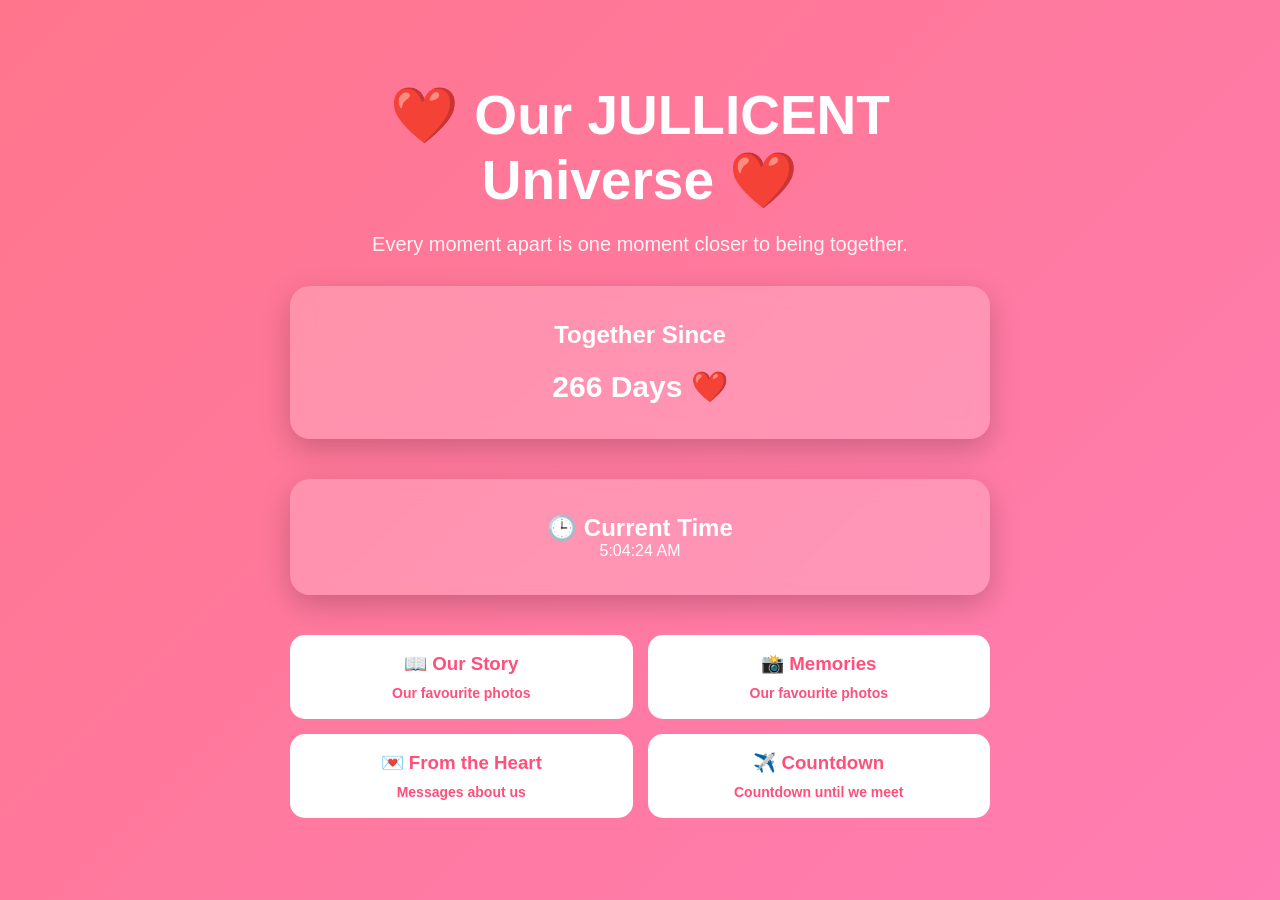
<file: index.html>
<!DOCTYPE html>
<html lang="en">

<head>
    <meta charset="UTF-8">
    <meta name="viewport" content="width=device-width, initial-scale=1.0">
    <title>Our Universe ❤️</title>

    <link rel="stylesheet" href="style.css">
</head>

<body>
    
    <div class="hearts">
        <span>❤️</span>
        <span>💕</span>
        <span>💖</span>
        <span>💗</span>
        <span>💝</span>
        <span>❤️</span>
        <span>💞</span>
        <span>💕</span>
    </div>

    <div class="container">

        <h1>❤️ Our JULLICENT Universe ❤️</h1>

        <p class="subtitle">
            Every moment apart is one moment closer to being together.
        </p>

        <div class="card">

            <h2>Together Since</h2>

            <p id="days">Loading...</p>

        </div>

        <div class="card">

    <h2>🕒 Current Time</h2>

    <p id="clock"></p>

</div>

        <div class="buttons">

            <a href="story.html">
                <h3>📖 Our Story</h3>
                    <p>Our favourite photos</p>
                </a>

            <a href="gallery.html">
                <h3>📸 Memories</h3>
                <p>Our favourite photos</p>
            </a>

            <a href="messages.html">
                <h3>💌 From the Heart</h3>
                <p>Messages about us</p>
            </a>

            <a href="countdown.html">
                <h3>✈️ Countdown</h3>
                <p>Countdown until we meet</p>
            </a>

        </div>

    </div>

    <script src="script.js"></script>

</body>
</html>
</file>
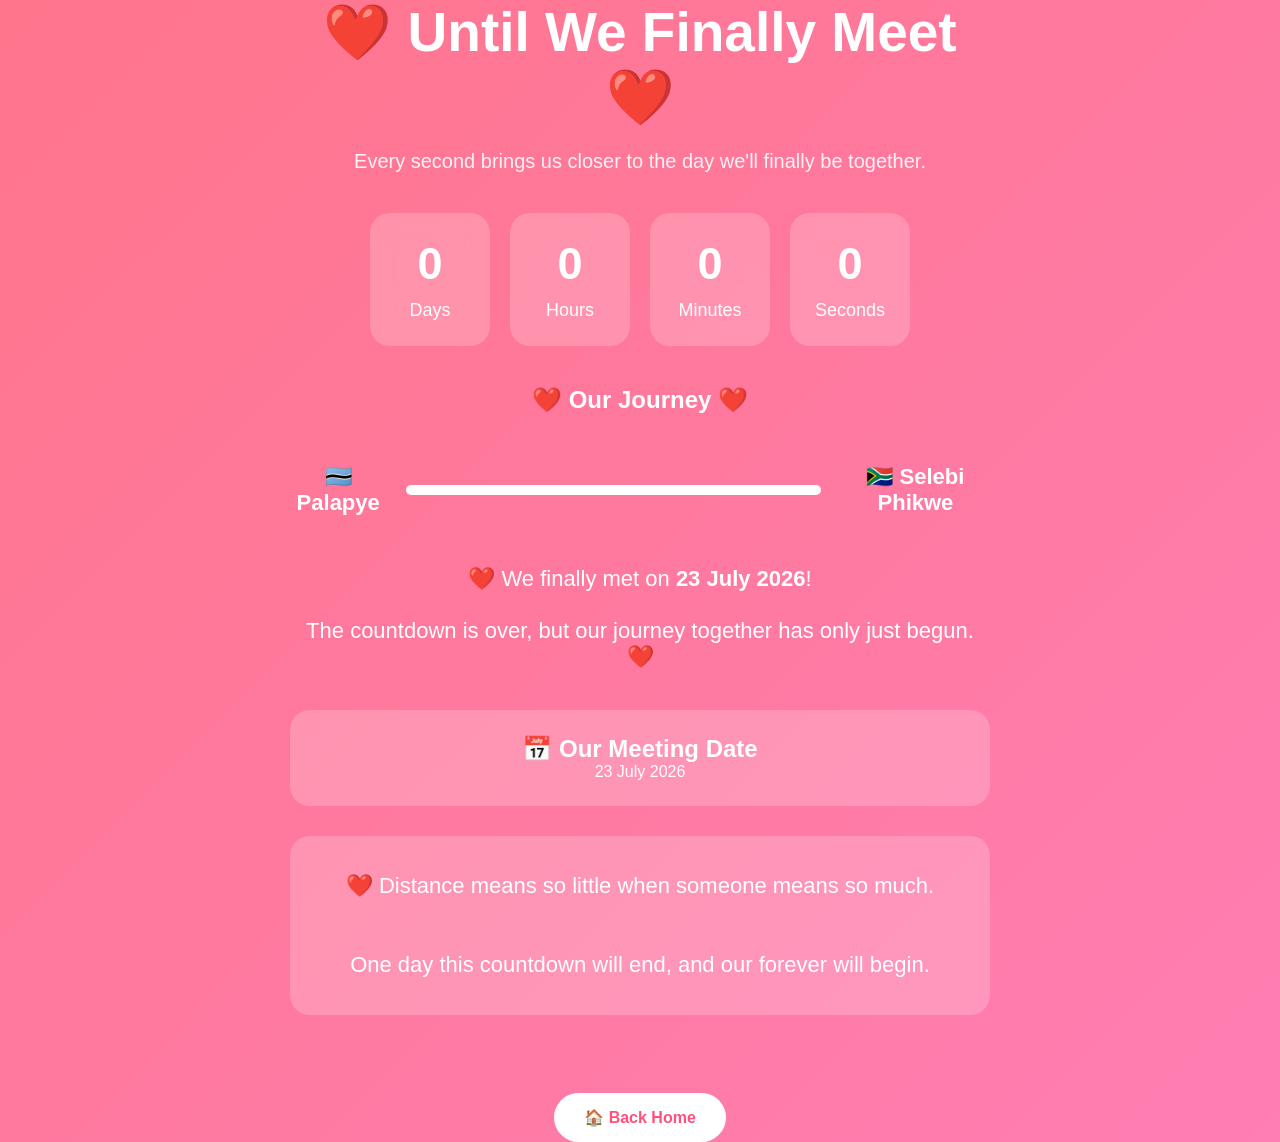
<file: countdown.html>
<!DOCTYPE html>
<html lang="en">
<head>

    <meta charset="UTF-8">

    <meta name="viewport" content="width=device-width, initial-scale=1.0">

    <title>Our Journey ❤️</title>

    <link rel="stylesheet" href="style.css">

</head>

<body>

<div class="container">

    <h1>❤️ Until We Finally Meet ❤️</h1>

    <p class="subtitle">
        Every second brings us closer to the day we'll finally be together.
    </p>

    <!-- Countdown Timer -->

    <div class="countdown-card">

        <div class="time-box">

            <h2 id="daysLeft">0</h2>

            <p>Days</p>

        </div>

        <div class="time-box">

            <h2 id="hoursLeft">0</h2>

            <p>Hours</p>

        </div>

        <div class="time-box">

            <h2 id="minutesLeft">0</h2>

            <p>Minutes</p>

        </div>

        <div class="time-box">

            <h2 id="secondsLeft">0</h2>

            <p>Seconds</p>

        </div>

    </div>

    <!-- Journey Section -->

    <h2>❤️ Our Journey ❤️</h2>

    <div class="journey">

        <span class="town">🇧🇼 Palapye</span>

        <div class="road">

            <div class="heart" id="heart">
                ❤️
            </div>

        </div>

        <span class="town">🇿🇦 Selebi Phikwe</span>

    </div>

    <p id="progressText">
        Every day brings us closer ❤️
    </p>

    <!-- Meeting Date -->

    <div class="meeting-date">

        <h2>📅 Our Meeting Date</h2>

        <p>23 July 2026</p>

    </div>

    <!-- Promise -->

    <div class="promise">

        ❤️ Distance means so little when someone means so much.

        <br><br>

        One day this countdown will end, and our forever will begin.

    </div>

    <br>

    <a href="index.html" class="back-btn">

        🏠 Back Home

    </a>

</div>

<script src="script.js"></script>

</body>
</html>
</file>
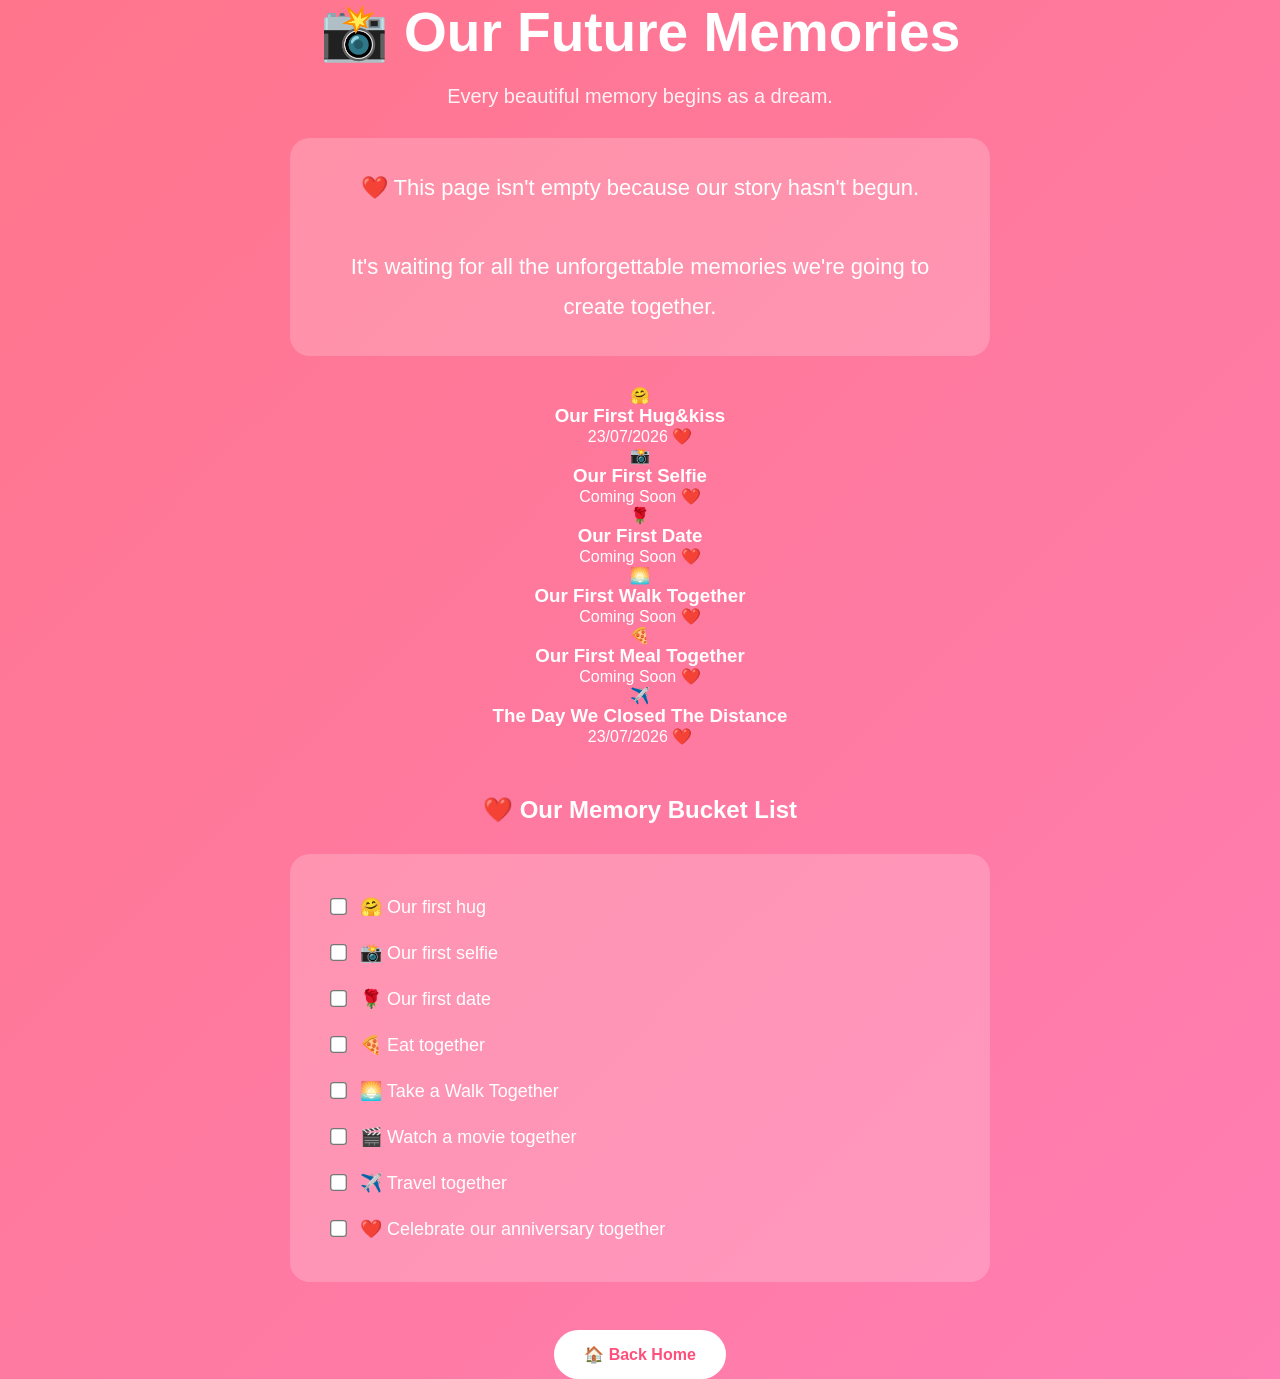
<file: gallery.html>
<!DOCTYPE html>
<html lang="en">

<head>

    <meta charset="UTF-8">

    <meta name="viewport" content="width=device-width, initial-scale=1.0">

    <title>Our Future Memories ❤️</title>

    <link rel="stylesheet" href="style.css">

</head>

<body>

<div class="container">

    <h1>📸 Our Future Memories</h1>

    <p class="subtitle">
        Every beautiful memory begins as a dream.
    </p>

    <div class="promise">

        ❤️ This page isn't empty because our story hasn't begun.

        <br><br>

        It's waiting for all the unforgettable memories we're going to create together.

    </div>

    <div class="gallery">

        <div class="memory-card">

            <div class="placeholder">🤗</div>

            <h3>Our First Hug&kiss</h3>

            <p>23/07/2026 ❤️</p>

        </div>

        <div class="memory-card">

            <div class="placeholder">📸</div>

            <h3>Our First Selfie</h3>

            <p>Coming Soon ❤️</p>

        </div>

        <div class="memory-card">

            <div class="placeholder">🌹</div>

            <h3>Our First Date</h3>

            <p>Coming Soon ❤️</p>

        </div>

        <div class="memory-card">

            <div class="placeholder">🌅</div>

            <h3>Our First Walk Together</h3>

            <p>Coming Soon ❤️</p>

        </div>

        <div class="memory-card">

            <div class="placeholder">🍕</div>

            <h3>Our First Meal Together</h3>

            <p>Coming Soon ❤️</p>

        </div>

        <div class="memory-card">

            <div class="placeholder">✈️</div>

            <h3>The Day We Closed The Distance</h3>

            <p>23/07/2026 ❤️</p>

        </div>


<h2 style="margin-top:50px;">
    ❤️ Our Memory Bucket List
</h2>

<div class="bucket-list">

<label><input type="checkbox"> 🤗 Our first hug</label>

<label><input type="checkbox"> 📸 Our first selfie</label>

<label><input type="checkbox"> 🌹 Our first date</label>

<label><input type="checkbox"> 🍕 Eat together</label>

<label><input type="checkbox"> 🌅 Take a Walk Together</label>

<label><input type="checkbox"> 🎬 Watch a movie together</label>

<label><input type="checkbox"> ✈️ Travel together</label>

<label><input type="checkbox"> ❤️ Celebrate our anniversary together</label>

</div>

    </div>



    <br>

    <a href="index.html" class="back-btn">

        🏠 Back Home

    </a>

</div>

</body>

</html>
</file>
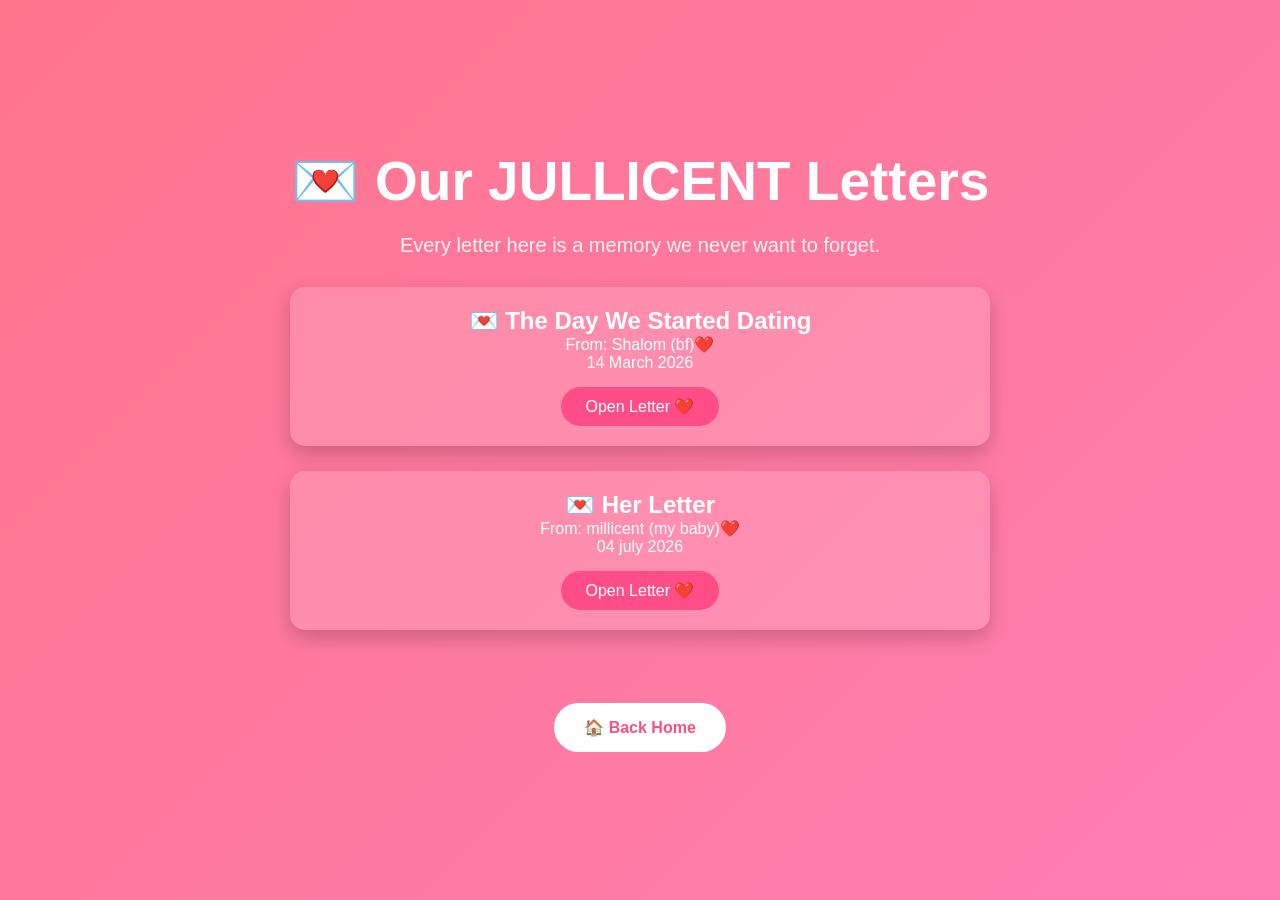
<file: messages.html>
<!DOCTYPE html>
<html lang="en">

<head>

<meta charset="UTF-8">

<meta name="viewport" content="width=device-width, initial-scale=1.0">

<title>Our Letters ❤️</title>

<link rel="stylesheet" href="style.css">

</head>

<body>

<div class="container">

<h1>💌 Our JULLICENT Letters</h1>

<p class="subtitle">

Every letter here is a memory we never want to forget.

</p>

<!-- Letter 1 -->

<div class="letter">

<div class="letter-header">

<h2>💌 The Day We Started Dating</h2>

<p>From: Shalom (bf)❤️</p>

<p>14 March 2026</p>

<button onclick="toggleLetter('letter1')">

Open Letter ❤️

</button>

</div>

<div id="letter1" class="letter-content">

<p>

❤️ I honestly don't even know how to explain what you mean to me because words never feel like enough.

You always tell me how loved I make you feel, but I need you to know that you make me feel loved too. . Every time I see your name pop up on my phone, my mood changes instantly. I catch myself smiling before I even open your message.

I love that we pray for each other (you do pray for me and relationship right?), laugh and  be goofy one when i send my videos and when you send you voicenotes. You're my safe place and i hope im your safe space to ?.

When you said your heart skips a beat when I call... that made me feel good that you feel that way. 😭❤️ Sometimes I randomly think about you during the day and just smile. I'm genuinely proud to call you my girlfriend, and I'll never get tired of showing you off because you're my significant other.

Thank you for trusting me with your heart. I promise to keep praying for you, supporting you, reassuring you, and choosing you every single day.

And about those glitter flowers... don't joke too much because one day you might actually get them. 😭🌸❤️

I love you so much, beautiful. More than words could ever explain. ❤️

</p>

</div>

</div>

<!-- Letter 2 -->

<div class="letter">

<div class="letter-header">

<h2>💌 Her Letter</h2>

<p>From: millicent (my baby)❤️</p>

<p>04 july 2026</p>

<button onclick="toggleLetter('letter2')">

Open Letter ❤️

</button>

</div>

<div id="letter2" class="letter-content">

<p>

Idk mahn

Yk remember I told you you remind me of nobody I've dated? You pray for me e maple e bile you're a believer (one common thing I've had with you only), you make me feel SOOOO loved, posting me yes😹 I think you're proud of me as well, you're glad to have me as your partner. I've never had anyone talk to me about God ever, niggas were lustful af. I love the reassurance part as well, every chance you get you reassure me, tell me how much you love me😭❤️. You're a great listener as well(am I lying? 😭), like you said people think you're nonchalant (the time I saw you first time Bella said the same thing😭) but you're great clingy and goofy as well? 😭 ❤️ Fasho I love me a freaky you but you also love me TRULY(my first experience I'd say) bc yk, I've always felt people wanned me for the way I'm built and all but you haven't seen me irl but you still do every lovey dovey thing 😹❤️ feel me? Which is why i always say what's special about you is that you don't remind me of anyone daddy❤️. Gape, everytime you call unexpectedly I'm sometimes hesitant to answer your call bc im a bit shy ig? 😭 Gape ik it might sound cliche but my heart does skip a beat when you call😭❤️ 


Should be enough for today? 😭 😭 😭


Also, get me glitter flowers 😞❤️ (jk😭, taga o re I'm materialistic and shii). But honestly, I love you so much ❤️

</p>

</div>

</div>

<br>

<a class="back-btn" href="index.html">

🏠 Back Home

</a>

</div>

<script src="script.js"></script>

</body>

</html>
</file>
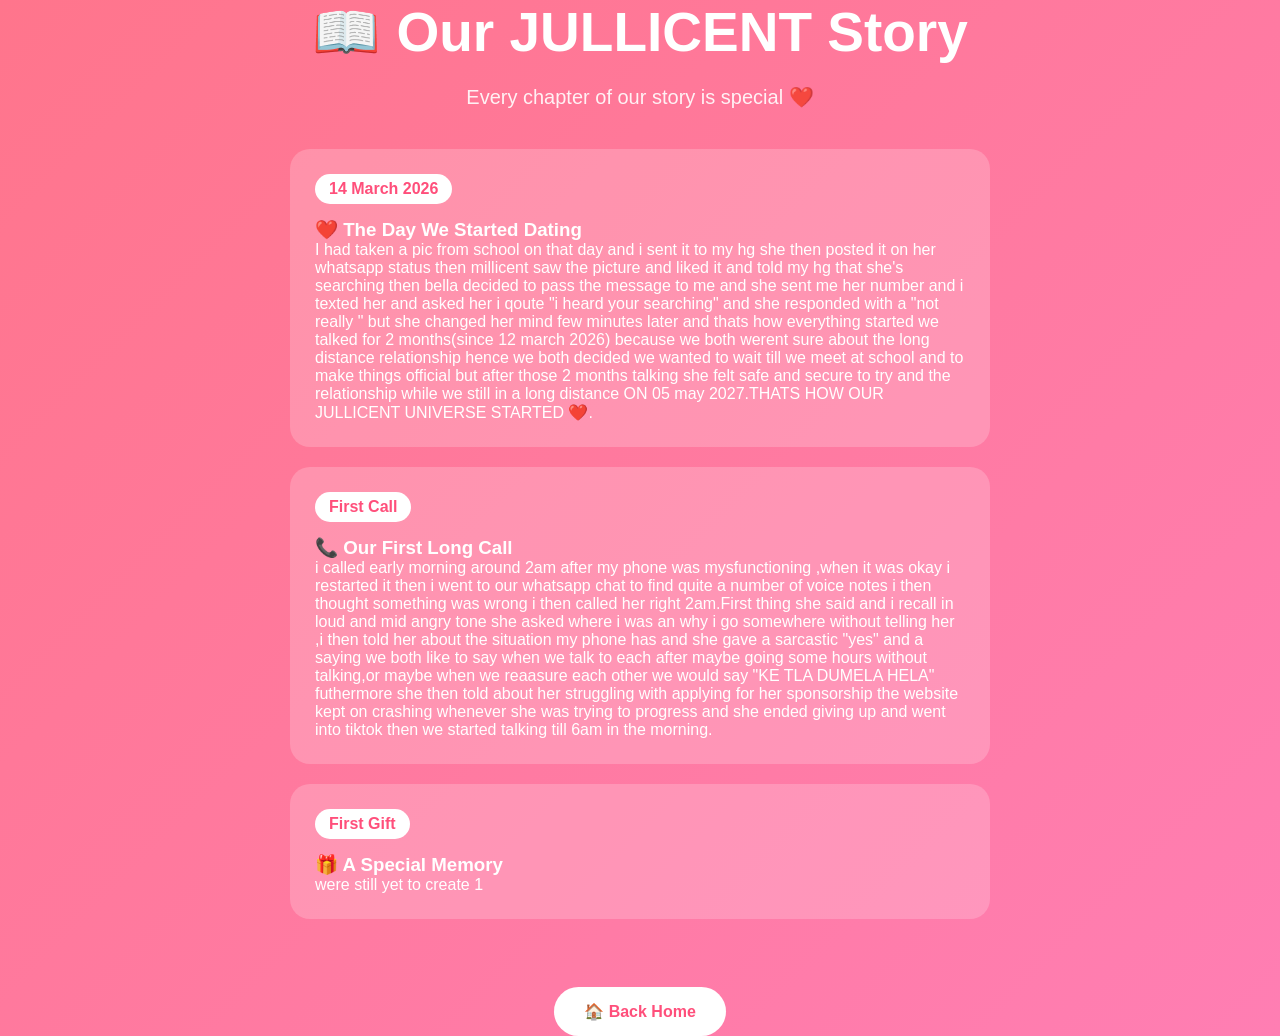
<file: story.html>
<!DOCTYPE html>
<html lang="en">

<head>

    <meta charset="UTF-8">

    <meta name="viewport" content="width=device-width, initial-scale=1.0">

    <title>Our Story ❤️</title>

    <link rel="stylesheet" href="style.css">

</head>

<body>

<div class="container">

    <h1>📖 Our JULLICENT Story</h1>

    <p class="subtitle">
        Every chapter of our story is special ❤️
    </p>

    <div class="timeline">

        <div class="event">
            <div class="date">14 March 2026</div>
            <h3>❤️ The Day We Started Dating</h3>
            <p>
                I had taken a pic from school on that day and i sent it to my hg she then posted it on her whatsapp status then millicent saw the picture and liked it and told my hg that she's searching then bella decided to pass the message to me and she sent me her number and i texted her and asked her i qoute "i heard your searching" and she responded with a "not really " but she changed her mind few minutes later and thats how everything started we talked for 2 months(since 12 march 2026) because we both werent sure about the long distance relationship hence we both decided we wanted to wait till we meet at school and to make things official but after those 2 months talking she felt safe and secure to try and the relationship while we still in a long distance ON 05 may 2027.THATS HOW OUR JULLICENT UNIVERSE STARTED ❤️.
            </p>
        </div>

        <div class="event">
            <div class="date">First Call</div>
            <h3>📞 Our First Long Call</h3>
            <p>
                i called early morning around 2am after my phone was mysfunctioning ,when it was okay i restarted it then i went to our whatsapp chat to find quite a number of voice notes i then thought something was wrong i then called her right 2am.First thing she said and i recall in loud and mid angry tone she asked where i was an why i go somewhere without telling her ,i then told her about the situation my phone has and she gave a sarcastic "yes" and a saying we both like to say when we talk to each after maybe going some hours without talking,or maybe when we reaasure each other we would say "KE TLA DUMELA HELA" futhermore she then told about her struggling with applying for her sponsorship the website kept on crashing whenever she was trying to progress and she ended giving up and went into tiktok then we started talking till 6am in the morning.
            </p>
        </div>

        <div class="event">
            <div class="date">First Gift</div>
            <h3>🎁 A Special Memory</h3>
            <p>
                were still yet to create 1
            </p>
        </div>

    </div>

    <br>

    <a class="back-btn" href="index.html">
        🏠 Back Home
    </a>

</div>

</body>

</html>
</file>
<file: style.css>
*{
    margin:0;
    padding:0;
    box-sizing:border-box;
}

body{

    font-family:Arial,sans-serif;

    min-height:100vh;

    display:flex;
    justify-content:center;
    align-items:center;

    background:linear-gradient(135deg,#ff758c,#ff7eb3);

    color:white;

}

.container{

    width:90%;
    max-width:700px;

    text-align:center;
    position: relative;
    z-index: 2;

}

h1{

    font-size:55px;
    margin-bottom:20px;

}

.subtitle{

    font-size:20px;
    margin-bottom:40px;

}

.card{

    background:rgba(255,255,255,.2);

    backdrop-filter:blur(10px);

    border-radius:20px;

    padding:35px;

    margin-bottom:40px;

    box-shadow:0 10px 30px rgba(0,0,0,.2);

}

#days{

    font-size:30px;

    margin-top:20px;

    font-weight:bold;

}

.buttons{

    display:grid;

    grid-template-columns:repeat(2,1fr);

    gap:15px;

}

.buttons a{

    text-decoration:none;

    color:white;

    background:white;

    color:#ff4f7b;

    padding:18px;

    border-radius:15px;

    font-weight:bold;

    transition:.3s;

}

.buttons a:hover{

    transform:translateY(-5px);

}

.button a{
    text-decoration: none;
    background: rgba(255,255,255,0.25);
    color: rgb(255, 254, 254);
    padding: 20px;
    border-radius: 20px;
    transition: 0.3s;
    backdrop-filter: blur(10px);
}

.buttons a:hover{
    transform: translateY(-8px);
    background: rgba(255,255,255,0.4);
}

.buttons h3{
    margin-bottom:10px;
}

.buttons p{
    font-size:14px;
}

/* Floating Hearts */

.hearts{
    position: fixed;
    inset: 0;
    pointer-events: none;
    overflow: hidden;
}

.hearts span{
    position: absolute;
    bottom: -50px;
    font-size: 30px;
    animation: floatUp 12s linear infinite;
    opacity: 0.8;
}

/* Different positions and speeds */

.hearts span:nth-child(1){
    left:5%;
    animation-duration:12s;
}

.hearts span:nth-child(2){
    left:18%;
    animation-duration:9s;
}

.hearts span:nth-child(3){
    left:33%;
    animation-duration:14s;
}

.hearts span:nth-child(4){
    left:48%;
    animation-duration:10s;
}

.hearts span:nth-child(5){
    left:63%;
    animation-duration:13s;
}

.hearts span:nth-child(6){
    left:77%;
    animation-duration:11s;
}

.hearts span:nth-child(7){
    left:90%;
    animation-duration:15s;
}

.hearts span:nth-child(8){
    left:55%;
    animation-duration:8s;
}

@keyframes floatUp{

    0%{
        transform:translateY(0) scale(.8);
        opacity:0;
    }

    15%{
        opacity:1;
    }

    100%{
        transform:translateY(-110vh) scale(1.3);
        opacity:0;
    }

}

.chat-box{

    height:400px;

    overflow-y:auto;

    background:rgba(255,255,255,.15);

    border-radius:20px;

    padding:20px;

    margin-bottom:20px;

}

.message{

    padding:12px;

    border-radius:15px;

    margin:10px 0;

    max-width:70%;

}

.you{

    background:#ffffff;

    color:#ff4f7b;

    margin-left:auto;

}

.her{

    background:#ff4f7b;

    color:white;

}

.send-area{

    display:flex;

    gap:10px;

}

.send-area input{

    flex:1;

    padding:15px;

    border:none;

    border-radius:30px;

    font-size:16px;

}

.message p{
    margin:0;
    font-size:16px;
}

.message small{
    display:block;
    margin-top:8px;
    font-size:11px;
    opacity:0.7;
}

/* Story Timeline */

.timeline{

    margin-top:40px;

}

.event{

    background:rgba(255,255,255,.2);

    padding:25px;

    border-radius:20px;

    margin-bottom:20px;

    text-align:left;

    transition:.3s;

}

.event:hover{

    transform:translateY(-5px);

}

.date{

    display:inline-block;

    background:white;

    color:#ff4f7b;

    padding:6px 14px;

    border-radius:20px;

    font-weight:bold;

    margin-bottom:15px;

}

.back-btn{

    text-decoration:none;

    background:white;

    color:#ff4f7b;

    padding:15px 25px;

    border-radius:30px;

    font-weight:bold;

}

.back-btn:hover{

    opacity:.9;

}

/* LETTERS */

.letter{

    background:rgba(255,255,255,.2);

    border-radius:20px;

    padding:25px;

    margin-bottom:25px;

}

.letter-header{

    text-align:center;

}

.letter-content{

    display:none;

    margin-top:25px;

    background:white;

    color:#444;

    padding:25px;

    border-radius:15px;

    line-height:1.8;

    text-align:left;

}

.letter-content p{

    white-space:pre-line;

}

.bucket-list{

    margin-top:30px;

    background:rgba(255,255,255,.2);

    border-radius:20px;

    padding:30px;

    text-align:left;

}

.bucket-list label{

    display:block;

    padding:12px;

    font-size:18px;

    cursor:pointer;

}

.bucket-list input{

    margin-right:10px;

    transform:scale(1.3);

}

/* ========================= */
/* COUNTDOWN PAGE ❤️ */
/* ========================= */

.subtitle{
    font-size:20px;
    margin-bottom:30px;
    opacity:0.9;
}

/* Countdown Boxes */

.countdown-card{

    display:flex;

    justify-content:center;

    gap:20px;

    flex-wrap:wrap;

    margin:40px 0;

}

.time-box{

    width:120px;

    padding:25px;

    background:rgba(255,255,255,0.2);

    border-radius:20px;

    backdrop-filter:blur(10px);

    transition:0.3s;

}

.time-box:hover{

    transform:translateY(-8px);

    box-shadow:0 10px 20px rgba(0,0,0,0.2);

}

.time-box h2{

    margin:0;

    font-size:45px;

    color:white;

}

.time-box p{

    margin-top:10px;

    font-size:18px;

}

/* Journey */

.journey{

    display:flex;

    align-items:center;

    justify-content:center;

    gap:20px;

    margin:50px 0;

}

.town{

    font-size:22px;

    font-weight:bold;

}

.road{

    position:relative;

    width:500px;

    height:10px;

    background:white;

    border-radius:20px;

    overflow:hidden;

}

.heart{

    position:absolute;

    top:-25px;

    left:0;

    font-size:40px;

    transition:left 1s ease;

    animation: heartbeat 1s infinite;

}

/* Text */

#progressText{

    font-size:22px;

    margin-top:20px;

    margin-bottom:40px;

}

/* Meeting Date */

.meeting-date{

    background:rgba(255,255,255,0.2);

    padding:25px;

    border-radius:20px;

    margin-top:40px;

    margin-bottom:30px;

}

/* Promise */

.promise{

    background:rgba(255,255,255,0.2);

    padding:30px;

    border-radius:20px;

    margin:30px auto;

    max-width:700px;

    font-size:22px;

    line-height:1.8;

}

/* Back Button */

.back-btn{

    display:inline-block;

    margin-top:30px;

    padding:15px 30px;

    background:white;

    color:#ff4f7b;

    text-decoration:none;

    font-weight:bold;

    border-radius:30px;

    transition:0.3s;

}

.back-btn:hover{

    transform:scale(1.05);

    background:#ffe4ec;

}

/* Mobile Responsive */

@media(max-width:768px){

    .road{

        width:220px;

    }

    .country{

        font-size:18px;

    }

    .time-box{

        width:90px;

        padding:20px;

    }

    .time-box h2{

        font-size:32px;

    }

}

@keyframes heartbeat{

    0%{

        transform:scale(1);

    }

    50%{

        transform:scale(1.3);

    }

    100%{

        transform:scale(1);

    }

}

/* ===============================
   LETTERS PAGE ❤️
================================= */

.letter{

    background: rgba(255,255,255,0.15);

    padding:20px;

    margin:25px 0;

    border-radius:15px;

    box-shadow:0 8px 20px rgba(0,0,0,0.2);

}

.letter-header{

    text-align:center;

}

.letter-header button{

    margin-top:15px;

    padding:10px 25px;

    border:none;

    border-radius:30px;

    background:#ff4d88;

    color:white;

    cursor:pointer;

    font-size:16px;

    transition:0.3s;

}

.letter-header button:hover{

    transform:scale(1.05);

    background:#ff1f6b;

}

.letter-content{

    display:none;

    margin-top:20px;

    padding:20px;

    background:white;

    color:#333;

    border-radius:12px;

    line-height:1.8;

    text-align:left;

}
</file>
